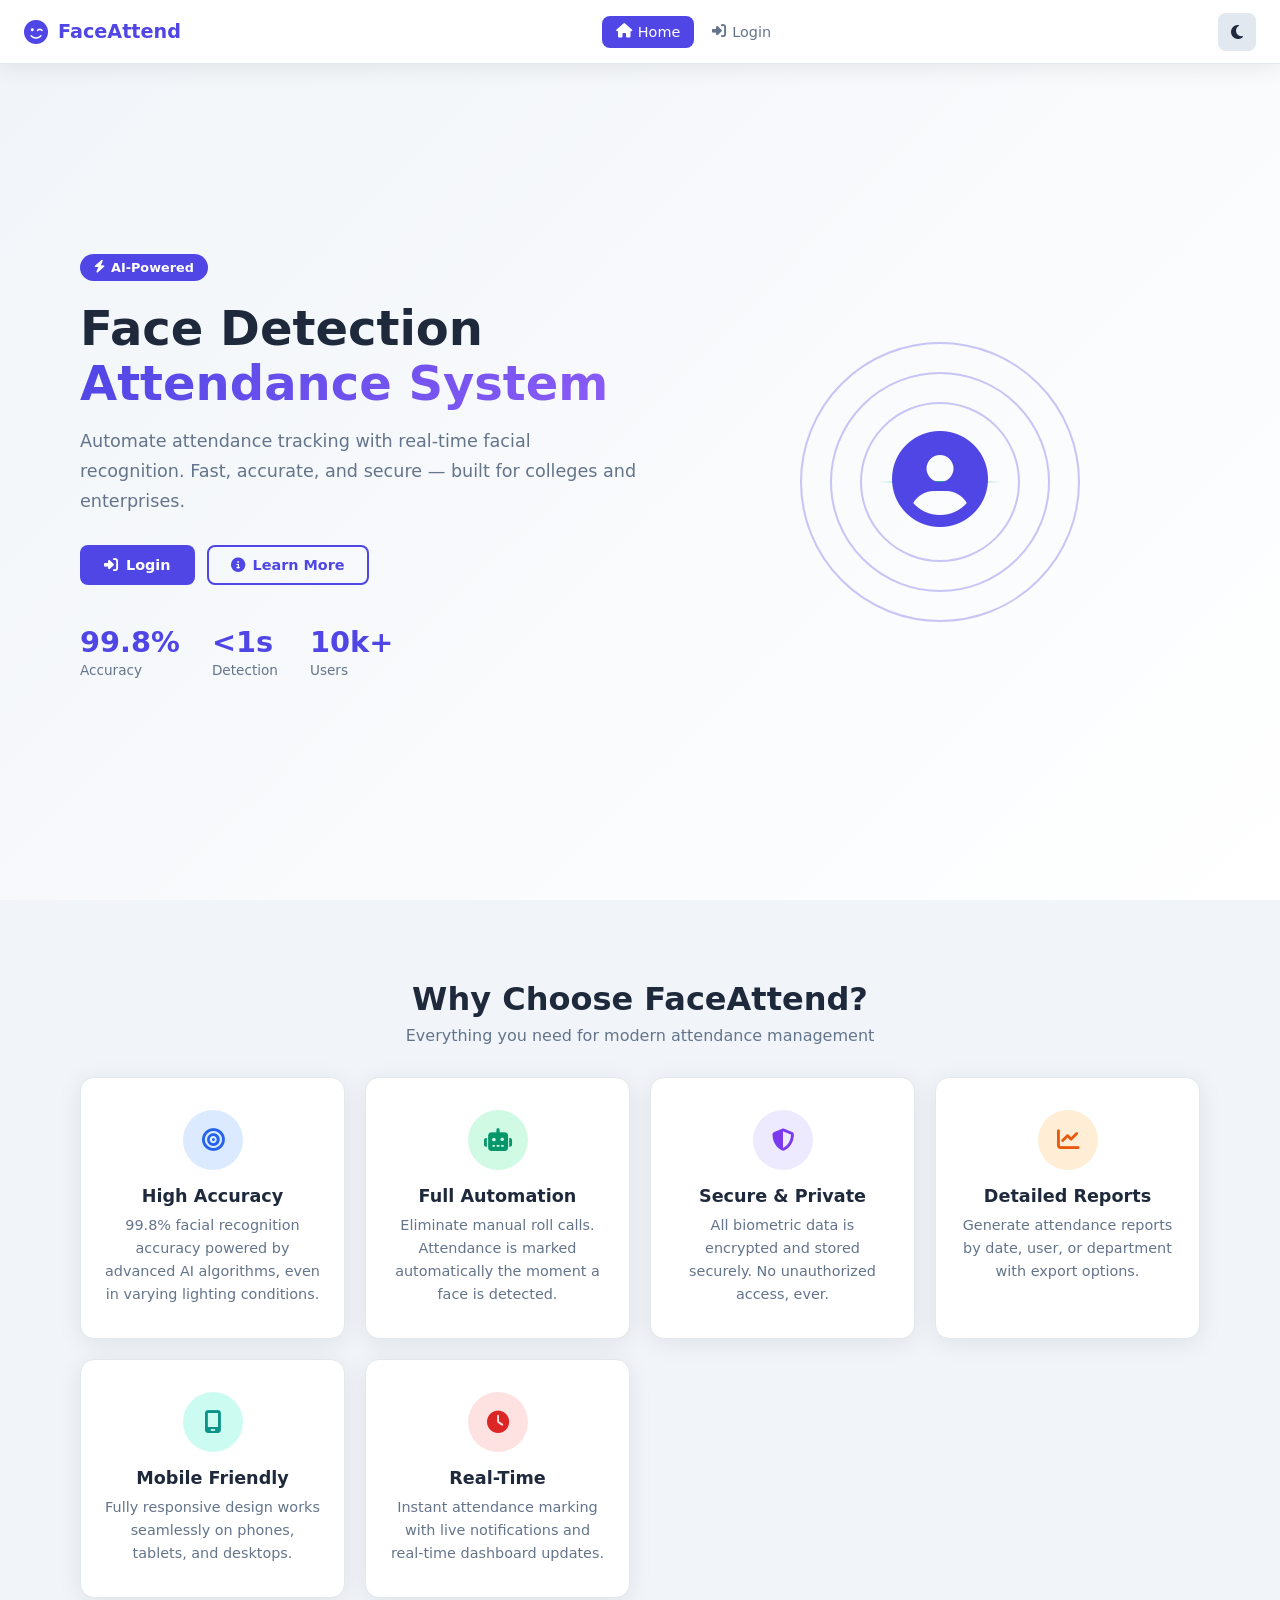
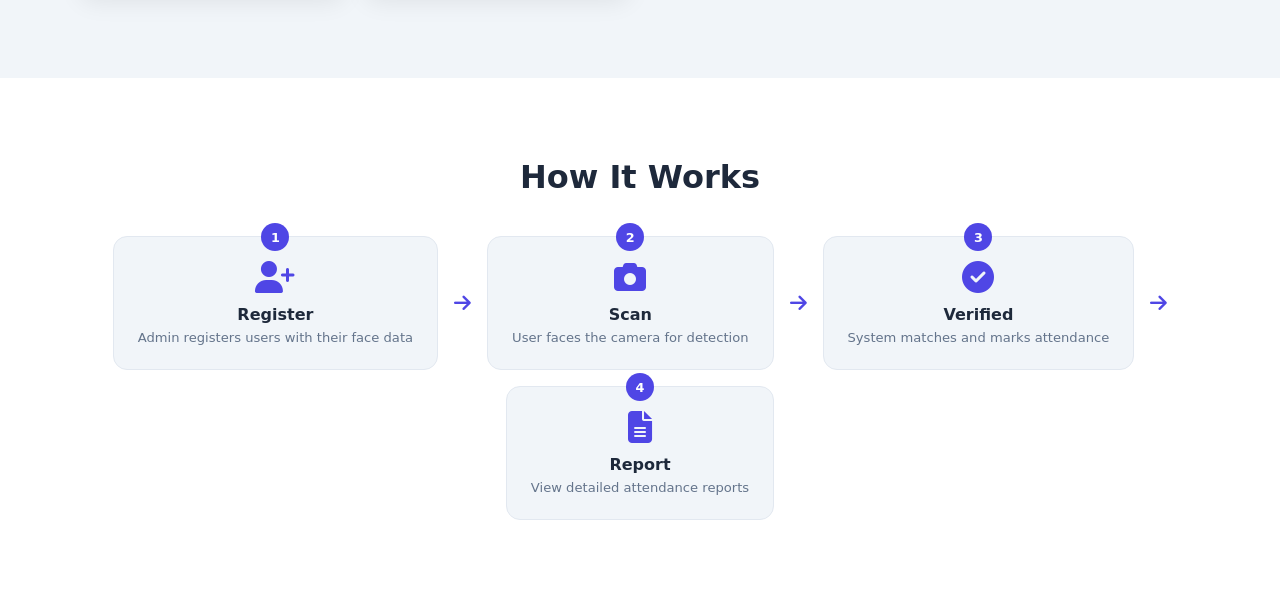
<file: index.html>
<!DOCTYPE html>
<html lang="en" data-theme="light">
<head>
  <meta charset="UTF-8" />
  <meta name="viewport" content="width=device-width, initial-scale=1.0" />
  <title>Face Detection Attendance System</title>
  <link rel="stylesheet" href="style.css" />
  <link rel="stylesheet" href="https://cdnjs.cloudflare.com/ajax/libs/font-awesome/6.5.0/css/all.min.css" />
</head>
<body>

  <!-- ===== NAVBAR ===== -->
  <nav class="navbar" id="navbar">
    <div class="nav-brand">
      <i class="fas fa-face-smile-wink"></i>
      <span>FaceAttend</span>
    </div>
    <ul class="nav-links" id="navLinks">
      <li><a href="#" class="nav-link active" data-page="home"><i class="fas fa-house"></i> Home</a></li>
      <li><a href="#" class="nav-link" data-page="login"><i class="fas fa-right-to-bracket"></i> Login</a></li>
      <li><a href="#" class="nav-link" data-page="admin" id="adminNavLink" style="display:none"><i class="fas fa-user-shield"></i> Admin</a></li>
      <li><a href="#" class="nav-link" data-page="attendance" id="attendanceNavLink" style="display:none"><i class="fas fa-camera"></i> Attendance</a></li>
      <li><a href="#" class="nav-link" data-page="reports" id="reportsNavLink" style="display:none"><i class="fas fa-chart-bar"></i> Reports</a></li>
      <li id="logoutNavItem" style="display:none"><a href="#" id="logoutBtn"><i class="fas fa-right-from-bracket"></i> Logout</a></li>
    </ul>
    <div class="nav-actions">
      <button class="theme-toggle" id="themeToggle" title="Toggle dark mode">
        <i class="fas fa-moon"></i>
      </button>
      <button class="hamburger" id="hamburger"><i class="fas fa-bars"></i></button>
    </div>
  </nav>

  <!-- ===== PAGES ===== -->
  <main id="app">

    <!-- HOME PAGE -->
    <section class="page active" id="page-home">
      <div class="hero">
        <div class="hero-content">
          <span class="badge"><i class="fas fa-bolt"></i> AI-Powered</span>
          <h1>Face Detection<br /><span class="gradient-text">Attendance System</span></h1>
          <p>Automate attendance tracking with real-time facial recognition. Fast, accurate, and secure — built for colleges and enterprises.</p>
          <div class="hero-btns">
            <button class="btn btn-primary" onclick="navigate('login')"><i class="fas fa-right-to-bracket"></i> Login</button>
            <button class="btn btn-outline" onclick="navigate('home'); scrollToFeatures()"><i class="fas fa-circle-info"></i> Learn More</button>
          </div>
          <div class="hero-stats">
            <div class="stat"><span>99.8%</span><p>Accuracy</p></div>
            <div class="stat"><span>&lt;1s</span><p>Detection</p></div>
            <div class="stat"><span>10k+</span><p>Users</p></div>
          </div>
        </div>
        <div class="hero-visual">
          <div class="face-scan-anim">
            <div class="scan-ring r1"></div>
            <div class="scan-ring r2"></div>
            <div class="scan-ring r3"></div>
            <div class="face-icon"><i class="fas fa-user-circle"></i></div>
            <div class="scan-line"></div>
          </div>
        </div>
      </div>

      <!-- Features -->
      <div class="section" id="features">
        <h2 class="section-title">Why Choose FaceAttend?</h2>
        <p class="section-sub">Everything you need for modern attendance management</p>
        <div class="cards-grid">
          <div class="card feature-card">
            <div class="card-icon blue"><i class="fas fa-bullseye"></i></div>
            <h3>High Accuracy</h3>
            <p>99.8% facial recognition accuracy powered by advanced AI algorithms, even in varying lighting conditions.</p>
          </div>
          <div class="card feature-card">
            <div class="card-icon green"><i class="fas fa-robot"></i></div>
            <h3>Full Automation</h3>
            <p>Eliminate manual roll calls. Attendance is marked automatically the moment a face is detected.</p>
          </div>
          <div class="card feature-card">
            <div class="card-icon purple"><i class="fas fa-shield-halved"></i></div>
            <h3>Secure & Private</h3>
            <p>All biometric data is encrypted and stored securely. No unauthorized access, ever.</p>
          </div>
          <div class="card feature-card">
            <div class="card-icon orange"><i class="fas fa-chart-line"></i></div>
            <h3>Detailed Reports</h3>
            <p>Generate attendance reports by date, user, or department with export options.</p>
          </div>
          <div class="card feature-card">
            <div class="card-icon teal"><i class="fas fa-mobile-screen"></i></div>
            <h3>Mobile Friendly</h3>
            <p>Fully responsive design works seamlessly on phones, tablets, and desktops.</p>
          </div>
          <div class="card feature-card">
            <div class="card-icon red"><i class="fas fa-clock"></i></div>
            <h3>Real-Time</h3>
            <p>Instant attendance marking with live notifications and real-time dashboard updates.</p>
          </div>
        </div>
      </div>

      <!-- How it works -->
      <div class="section how-it-works">
        <h2 class="section-title">How It Works</h2>
        <div class="steps">
          <div class="step"><div class="step-num">1</div><i class="fas fa-user-plus"></i><h4>Register</h4><p>Admin registers users with their face data</p></div>
          <div class="step-arrow"><i class="fas fa-arrow-right"></i></div>
          <div class="step"><div class="step-num">2</div><i class="fas fa-camera"></i><h4>Scan</h4><p>User faces the camera for detection</p></div>
          <div class="step-arrow"><i class="fas fa-arrow-right"></i></div>
          <div class="step"><div class="step-num">3</div><i class="fas fa-check-circle"></i><h4>Verified</h4><p>System matches and marks attendance</p></div>
          <div class="step-arrow"><i class="fas fa-arrow-right"></i></div>
          <div class="step"><div class="step-num">4</div><i class="fas fa-file-alt"></i><h4>Report</h4><p>View detailed attendance reports</p></div>
        </div>
      </div>
    </section>

    <!-- LOGIN PAGE -->
    <section class="page" id="page-login">
      <div class="auth-container">
        <div class="auth-card">
          <div class="auth-header">
            <i class="fas fa-face-smile-wink auth-logo"></i>
            <h2>Welcome Back</h2>
            <p>Sign in to your account</p>
          </div>
          <div class="tab-group">
            <button class="tab active" data-tab="user">User Login</button>
            <button class="tab" data-tab="admin">Admin Login</button>
          </div>
          <form id="loginForm" novalidate>
            <div class="form-group">
              <label><i class="fas fa-envelope"></i> Email / Username</label>
              <input type="text" id="loginEmail" placeholder="Enter your email or username" />
              <span class="field-error" id="emailError"></span>
            </div>
            <div class="form-group">
              <label><i class="fas fa-lock"></i> Password</label>
              <div class="input-wrap">
                <input type="password" id="loginPassword" placeholder="Enter your password" />
                <button type="button" class="toggle-pw" id="togglePw"><i class="fas fa-eye"></i></button>
              </div>
              <span class="field-error" id="pwError"></span>
            </div>
            <div class="form-row">
              <label class="checkbox-label"><input type="checkbox" /> Remember me</label>
              <a href="#" class="link">Forgot password?</a>
            </div>
            <button type="submit" class="btn btn-primary full-width" id="loginSubmitBtn">
              <i class="fas fa-right-to-bracket"></i> Sign In
            </button>
            <div class="form-hint">
              <span id="loginHint">Demo: user@demo.com / password123</span>
            </div>
          </form>
        </div>
      </div>
    </section>

    <!-- USER DASHBOARD -->
    <section class="page" id="page-dashboard">
      <div class="dashboard-layout">
        <aside class="sidebar" id="userSidebar">
          <div class="sidebar-user">
            <div class="avatar"><i class="fas fa-user-circle"></i></div>
            <div>
              <p class="sidebar-name" id="sidebarName">John Doe</p>
              <span class="role-badge user">Student</span>
            </div>
          </div>
          <nav class="sidebar-nav">
            <a href="#" class="sidebar-link active" onclick="showDashTab('overview')"><i class="fas fa-gauge"></i> Overview</a>
            <a href="#" class="sidebar-link" onclick="navigate('attendance')"><i class="fas fa-camera"></i> Mark Attendance</a>
            <a href="#" class="sidebar-link" onclick="navigate('reports')"><i class="fas fa-chart-bar"></i> My Reports</a>
            <a href="#" class="sidebar-link" onclick="navigate('login')"><i class="fas fa-right-from-bracket"></i> Logout</a>
          </nav>
        </aside>
        <div class="dashboard-main">
          <div class="dash-header">
            <div>
              <h2>Welcome back, <span id="dashWelcomeName">John</span> 👋</h2>
              <p class="dash-date" id="dashDate"></p>
            </div>
            <button class="btn btn-primary" onclick="navigate('attendance')"><i class="fas fa-camera"></i> Mark Attendance</button>
          </div>
          <div class="cards-grid mini">
            <div class="card stat-card">
              <div class="stat-icon blue"><i class="fas fa-calendar-check"></i></div>
              <div><p>Present Days</p><h3 id="userPresent">18</h3></div>
            </div>
            <div class="card stat-card">
              <div class="stat-icon red"><i class="fas fa-calendar-xmark"></i></div>
              <div><p>Absent Days</p><h3 id="userAbsent">3</h3></div>
            </div>
            <div class="card stat-card">
              <div class="stat-icon green"><i class="fas fa-percent"></i></div>
              <div><p>Attendance %</p><h3 id="userPercent">85.7%</h3></div>
            </div>
          </div>
          <div class="card recent-card">
            <h3><i class="fas fa-clock-rotate-left"></i> Recent Attendance</h3>
            <table class="data-table">
              <thead><tr><th>Date</th><th>Time</th><th>Status</th></tr></thead>
              <tbody id="userRecentTable"></tbody>
            </table>
          </div>
        </div>
      </div>
    </section>

    <!-- ADMIN DASHBOARD -->
    <section class="page" id="page-admin">
      <div class="dashboard-layout">
        <aside class="sidebar">
          <div class="sidebar-user">
            <div class="avatar admin-av"><i class="fas fa-user-shield"></i></div>
            <div>
              <p class="sidebar-name">Admin</p>
              <span class="role-badge admin">Administrator</span>
            </div>
          </div>
          <nav class="sidebar-nav">
            <a href="#" class="sidebar-link active" onclick="showAdminTab('overview')"><i class="fas fa-gauge"></i> Overview</a>
            <a href="#" class="sidebar-link" onclick="navigate('manage-users')"><i class="fas fa-users-gear"></i> Manage Users</a>
            <a href="#" class="sidebar-link" onclick="navigate('reports')"><i class="fas fa-chart-bar"></i> Reports</a>
            <a href="#" class="sidebar-link" onclick="navigate('login')"><i class="fas fa-right-from-bracket"></i> Logout</a>
          </nav>
        </aside>
        <div class="dashboard-main">
          <div class="dash-header">
            <div>
              <h2>Admin Dashboard</h2>
              <p class="dash-date" id="adminDashDate"></p>
            </div>
            <button class="btn btn-primary" onclick="navigate('manage-users')"><i class="fas fa-user-plus"></i> Add User</button>
          </div>
          <div class="cards-grid mini">
            <div class="card stat-card">
              <div class="stat-icon blue"><i class="fas fa-users"></i></div>
              <div><p>Total Users</p><h3>42</h3></div>
            </div>
            <div class="card stat-card">
              <div class="stat-icon green"><i class="fas fa-user-check"></i></div>
              <div><p>Present Today</p><h3>35</h3></div>
            </div>
            <div class="card stat-card">
              <div class="stat-icon red"><i class="fas fa-user-xmark"></i></div>
              <div><p>Absent Today</p><h3>7</h3></div>
            </div>
            <div class="card stat-card">
              <div class="stat-icon purple"><i class="fas fa-percent"></i></div>
              <div><p>Avg Attendance</p><h3>83.3%</h3></div>
            </div>
          </div>
          <div class="card">
            <h3><i class="fas fa-table"></i> Today's Summary</h3>
            <table class="data-table">
              <thead><tr><th>Name</th><th>ID</th><th>Time In</th><th>Status</th></tr></thead>
              <tbody id="adminSummaryTable"></tbody>
            </table>
          </div>
        </div>
      </div>
    </section>

    <!-- FACE DETECTION PAGE -->
    <section class="page" id="page-attendance">
      <div class="fd-container">
        <div class="fd-header">
          <h2><i class="fas fa-camera"></i> Mark Attendance</h2>
          <p>Position your face in the frame and click Capture</p>
        </div>
        <div class="fd-layout">
          <div class="camera-box" id="cameraBox">
            <div class="camera-placeholder" id="cameraPlaceholder">
              <i class="fas fa-camera-slash"></i>
              <p>Camera is off</p>
            </div>
            <video id="videoFeed" autoplay playsinline style="display:none"></video>
            <canvas id="snapCanvas" style="display:none"></canvas>
            <div class="scan-overlay" id="scanOverlay" style="display:none">
              <div class="face-frame">
                <span class="corner tl"></span><span class="corner tr"></span>
                <span class="corner bl"></span><span class="corner br"></span>
              </div>
              <div class="scan-beam" id="scanBeam"></div>
            </div>
            <div class="detection-badge" id="detectionBadge" style="display:none">
              <i class="fas fa-check-circle"></i> Face Detected
            </div>
          </div>
          <div class="fd-controls">
            <div class="card fd-info-card">
              <h3><i class="fas fa-circle-info"></i> Instructions</h3>
              <ul>
                <li><i class="fas fa-check"></i> Ensure good lighting</li>
                <li><i class="fas fa-check"></i> Face the camera directly</li>
                <li><i class="fas fa-check"></i> Remove glasses if needed</li>
                <li><i class="fas fa-check"></i> Stay still during capture</li>
              </ul>
            </div>
            <div class="fd-btn-group">
              <button class="btn btn-primary" id="startCameraBtn" onclick="startCamera()">
                <i class="fas fa-video"></i> Start Camera
              </button>
              <button class="btn btn-success" id="captureBtn" onclick="captureAttendance()" disabled>
                <i class="fas fa-camera"></i> Capture & Mark Attendance
              </button>
              <button class="btn btn-outline" id="stopCameraBtn" onclick="stopCamera()" style="display:none">
                <i class="fas fa-video-slash"></i> Stop Camera
              </button>
            </div>
            <div class="fd-status" id="fdStatus"></div>
          </div>
        </div>
      </div>
    </section>

    <!-- REPORTS PAGE -->
    <section class="page" id="page-reports">
      <div class="page-container">
        <div class="page-header">
          <h2><i class="fas fa-chart-bar"></i> Attendance Reports</h2>
          <button class="btn btn-outline" onclick="exportReport()"><i class="fas fa-download"></i> Export CSV</button>
        </div>
        <div class="card filter-card">
          <div class="filter-row">
            <div class="form-group">
              <label><i class="fas fa-calendar"></i> Filter by Date</label>
              <input type="date" id="filterDate" />
            </div>
            <div class="form-group">
              <label><i class="fas fa-user"></i> Filter by User</label>
              <select id="filterUser">
                <option value="">All Users</option>
                <option>Alice Johnson</option>
                <option>Bob Smith</option>
                <option>Carol White</option>
                <option>David Brown</option>
                <option>Eve Davis</option>
              </select>
            </div>
            <div class="form-group">
              <label><i class="fas fa-filter"></i> Status</label>
              <select id="filterStatus">
                <option value="">All</option>
                <option>Present</option>
                <option>Absent</option>
                <option>Late</option>
              </select>
            </div>
            <button class="btn btn-primary filter-btn" onclick="applyFilter()"><i class="fas fa-search"></i> Search</button>
          </div>
        </div>
        <div class="card">
          <table class="data-table" id="reportsTable">
            <thead>
              <tr><th>Name</th><th>ID</th><th>Date</th><th>Time</th><th>Status</th></tr>
            </thead>
            <tbody id="reportsBody"></tbody>
          </table>
          <div class="table-footer">
            <span id="reportCount"></span>
          </div>
        </div>
      </div>
    </section>

    <!-- MANAGE USERS PAGE -->
    <section class="page" id="page-manage-users">
      <div class="page-container">
        <div class="page-header">
          <h2><i class="fas fa-users-gear"></i> Manage Users</h2>
        </div>
        <div class="manage-layout">
          <div class="card form-card">
            <h3 id="userFormTitle"><i class="fas fa-user-plus"></i> Add New User</h3>
            <form id="userForm" novalidate>
              <input type="hidden" id="editUserId" />
              <div class="form-group">
                <label>Full Name</label>
                <input type="text" id="uName" placeholder="Enter full name" />
                <span class="field-error" id="uNameErr"></span>
              </div>
              <div class="form-group">
                <label>User ID</label>
                <input type="text" id="uId" placeholder="e.g. STU001" />
                <span class="field-error" id="uIdErr"></span>
              </div>
              <div class="form-group">
                <label>Email</label>
                <input type="email" id="uEmail" placeholder="user@example.com" />
                <span class="field-error" id="uEmailErr"></span>
              </div>
              <div class="form-group">
                <label>Role</label>
                <select id="uRole">
                  <option value="student">Student</option>
                  <option value="staff">Staff</option>
                </select>
              </div>
              <div class="form-row">
                <button type="submit" class="btn btn-primary" id="userFormBtn"><i class="fas fa-plus"></i> Add User</button>
                <button type="button" class="btn btn-outline" onclick="resetUserForm()"><i class="fas fa-rotate-left"></i> Reset</button>
              </div>
            </form>
          </div>
          <div class="card users-table-card">
            <div class="table-toolbar">
              <h3><i class="fas fa-list"></i> User List</h3>
              <input type="text" id="userSearch" placeholder="Search users..." oninput="renderUsersTable()" />
            </div>
            <table class="data-table">
              <thead><tr><th>Name</th><th>ID</th><th>Email</th><th>Role</th><th>Actions</th></tr></thead>
              <tbody id="usersTableBody"></tbody>
            </table>
          </div>
        </div>
      </div>
    </section>

  </main>

  <!-- Toast notification -->
  <div class="toast" id="toast"></div>

  <script src="script.js"></script>
</body>
</html>
</file>
<file: style.css>
/* ===== CSS VARIABLES & RESET ===== */
:root {
  --primary: #4f46e5;
  --primary-dark: #3730a3;
  --primary-light: #818cf8;
  --success: #10b981;
  --danger: #ef4444;
  --warning: #f59e0b;
  --purple: #8b5cf6;
  --teal: #14b8a6;
  --orange: #f97316;

  --bg: #f1f5f9;
  --bg2: #ffffff;
  --bg3: #e2e8f0;
  --text: #1e293b;
  --text2: #64748b;
  --border: #e2e8f0;
  --shadow: 0 4px 24px rgba(0,0,0,0.08);
  --shadow-lg: 0 8px 40px rgba(0,0,0,0.12);
  --radius: 14px;
  --radius-sm: 8px;
  --nav-h: 64px;
  --sidebar-w: 240px;
  --transition: 0.25s ease;
}

[data-theme="dark"] {
  --bg: #0f172a;
  --bg2: #1e293b;
  --bg3: #334155;
  --text: #f1f5f9;
  --text2: #94a3b8;
  --border: #334155;
  --shadow: 0 4px 24px rgba(0,0,0,0.4);
  --shadow-lg: 0 8px 40px rgba(0,0,0,0.5);
}

*, *::before, *::after { box-sizing: border-box; margin: 0; padding: 0; }
html { scroll-behavior: smooth; }
body {
  font-family: 'Segoe UI', system-ui, sans-serif;
  background: var(--bg);
  color: var(--text);
  transition: background var(--transition), color var(--transition);
  min-height: 100vh;
}
a { text-decoration: none; color: inherit; }
ul { list-style: none; }
button { cursor: pointer; font-family: inherit; }
input, select, textarea { font-family: inherit; }

/* ===== NAVBAR ===== */
.navbar {
  position: fixed; top: 0; left: 0; right: 0; z-index: 1000;
  height: var(--nav-h);
  background: var(--bg2);
  border-bottom: 1px solid var(--border);
  display: flex; align-items: center; justify-content: space-between;
  padding: 0 24px;
  box-shadow: var(--shadow);
  transition: background var(--transition);
}
.nav-brand {
  display: flex; align-items: center; gap: 10px;
  font-size: 1.2rem; font-weight: 700; color: var(--primary);
}
.nav-brand i { font-size: 1.5rem; }
.nav-links {
  display: flex; align-items: center; gap: 4px;
}
.nav-links a {
  padding: 8px 14px; border-radius: var(--radius-sm);
  font-size: 0.9rem; font-weight: 500; color: var(--text2);
  display: flex; align-items: center; gap: 6px;
  transition: all var(--transition);
}
.nav-links a:hover, .nav-links a.active {
  background: var(--primary); color: #fff;
}
.nav-actions { display: flex; align-items: center; gap: 8px; }
.theme-toggle, .hamburger {
  background: var(--bg3); border: none; color: var(--text);
  width: 38px; height: 38px; border-radius: var(--radius-sm);
  font-size: 1rem; display: flex; align-items: center; justify-content: center;
  transition: all var(--transition);
}
.theme-toggle:hover, .hamburger:hover { background: var(--primary); color: #fff; }
.hamburger { display: none; }

/* ===== PAGES ===== */
#app { padding-top: var(--nav-h); min-height: 100vh; }
.page { display: none; }
.page.active { display: block; }

/* ===== BUTTONS ===== */
.btn {
  display: inline-flex; align-items: center; gap: 8px;
  padding: 10px 22px; border-radius: var(--radius-sm);
  font-size: 0.9rem; font-weight: 600; border: 2px solid transparent;
  transition: all var(--transition); white-space: nowrap;
}
.btn-primary { background: var(--primary); color: #fff; }
.btn-primary:hover { background: var(--primary-dark); transform: translateY(-1px); box-shadow: 0 4px 16px rgba(79,70,229,0.4); }
.btn-outline { background: transparent; border-color: var(--primary); color: var(--primary); }
.btn-outline:hover { background: var(--primary); color: #fff; }
.btn-success { background: var(--success); color: #fff; }
.btn-success:hover { background: #059669; transform: translateY(-1px); }
.btn-danger { background: var(--danger); color: #fff; padding: 6px 12px; font-size: 0.8rem; }
.btn-edit { background: var(--warning); color: #fff; padding: 6px 12px; font-size: 0.8rem; }
.btn:disabled { opacity: 0.5; cursor: not-allowed; transform: none !important; }
.full-width { width: 100%; justify-content: center; }

/* ===== CARDS ===== */
.card {
  background: var(--bg2); border-radius: var(--radius);
  padding: 24px; box-shadow: var(--shadow);
  border: 1px solid var(--border);
  transition: background var(--transition), box-shadow var(--transition);
}
.card:hover { box-shadow: var(--shadow-lg); }
.cards-grid {
  display: grid; grid-template-columns: repeat(auto-fit, minmax(260px, 1fr));
  gap: 20px; margin-top: 32px;
}
.cards-grid.mini { grid-template-columns: repeat(auto-fit, minmax(180px, 1fr)); }

/* Feature cards */
.feature-card { text-align: center; padding: 32px 24px; }
.feature-card h3 { margin: 16px 0 8px; font-size: 1.1rem; }
.feature-card p { color: var(--text2); font-size: 0.9rem; line-height: 1.6; }
.card-icon {
  width: 60px; height: 60px; border-radius: 50%;
  display: flex; align-items: center; justify-content: center;
  font-size: 1.4rem; margin: 0 auto;
}
.card-icon.blue { background: #dbeafe; color: #2563eb; }
.card-icon.green { background: #d1fae5; color: #059669; }
.card-icon.purple { background: #ede9fe; color: #7c3aed; }
.card-icon.orange { background: #ffedd5; color: #ea580c; }
.card-icon.teal { background: #ccfbf1; color: #0d9488; }
.card-icon.red { background: #fee2e2; color: #dc2626; }
[data-theme="dark"] .card-icon.blue { background: #1e3a5f; color: #60a5fa; }
[data-theme="dark"] .card-icon.green { background: #064e3b; color: #34d399; }
[data-theme="dark"] .card-icon.purple { background: #2e1065; color: #a78bfa; }
[data-theme="dark"] .card-icon.orange { background: #431407; color: #fb923c; }
[data-theme="dark"] .card-icon.teal { background: #042f2e; color: #2dd4bf; }
[data-theme="dark"] .card-icon.red { background: #450a0a; color: #f87171; }

/* Stat cards */
.stat-card { display: flex; align-items: center; gap: 16px; }
.stat-icon {
  width: 52px; height: 52px; border-radius: var(--radius-sm);
  display: flex; align-items: center; justify-content: center; font-size: 1.3rem; flex-shrink: 0;
}
.stat-icon.blue { background: #dbeafe; color: #2563eb; }
.stat-icon.green { background: #d1fae5; color: #059669; }
.stat-icon.red { background: #fee2e2; color: #dc2626; }
.stat-icon.purple { background: #ede9fe; color: #7c3aed; }
[data-theme="dark"] .stat-icon.blue { background: #1e3a5f; color: #60a5fa; }
[data-theme="dark"] .stat-icon.green { background: #064e3b; color: #34d399; }
[data-theme="dark"] .stat-icon.red { background: #450a0a; color: #f87171; }
[data-theme="dark"] .stat-icon.purple { background: #2e1065; color: #a78bfa; }
.stat-card p { color: var(--text2); font-size: 0.85rem; margin-bottom: 2px; }
.stat-card h3 { font-size: 1.6rem; font-weight: 700; }

/* ===== HOME PAGE ===== */
.hero {
  min-height: calc(100vh - var(--nav-h));
  display: flex; align-items: center; justify-content: space-between;
  padding: 60px 80px; gap: 40px;
  background: linear-gradient(135deg, var(--bg) 0%, var(--bg2) 100%);
}
.hero-content { max-width: 560px; }
.badge {
  display: inline-flex; align-items: center; gap: 6px;
  background: var(--primary); color: #fff;
  padding: 6px 14px; border-radius: 20px; font-size: 0.8rem; font-weight: 600;
  margin-bottom: 20px;
}
.hero-content h1 { font-size: 3rem; font-weight: 800; line-height: 1.15; margin-bottom: 16px; }
.gradient-text {
  background: linear-gradient(135deg, var(--primary), var(--purple));
  -webkit-background-clip: text; -webkit-text-fill-color: transparent; background-clip: text;
}
.hero-content p { color: var(--text2); font-size: 1.1rem; line-height: 1.7; margin-bottom: 28px; }
.hero-btns { display: flex; gap: 12px; flex-wrap: wrap; margin-bottom: 40px; }
.hero-stats { display: flex; gap: 32px; }
.hero-stats .stat span { font-size: 1.8rem; font-weight: 800; color: var(--primary); }
.hero-stats .stat p { color: var(--text2); font-size: 0.85rem; }

/* Face scan animation */
.hero-visual { display: flex; align-items: center; justify-content: center; flex: 1; }
.face-scan-anim {
  position: relative; width: 280px; height: 280px;
  display: flex; align-items: center; justify-content: center;
}
.scan-ring {
  position: absolute; border-radius: 50%;
  border: 2px solid var(--primary); opacity: 0.3;
  animation: pulse-ring 2.5s ease-out infinite;
}
.r1 { width: 280px; height: 280px; animation-delay: 0s; }
.r2 { width: 220px; height: 220px; animation-delay: 0.5s; }
.r3 { width: 160px; height: 160px; animation-delay: 1s; }
@keyframes pulse-ring {
  0% { transform: scale(0.8); opacity: 0.5; }
  100% { transform: scale(1.1); opacity: 0; }
}
.face-icon { font-size: 6rem; color: var(--primary); z-index: 1; animation: float 3s ease-in-out infinite; }
@keyframes float { 0%,100% { transform: translateY(0); } 50% { transform: translateY(-12px); } }
.scan-line {
  position: absolute; width: 120px; height: 2px;
  background: linear-gradient(90deg, transparent, var(--success), transparent);
  animation: scan 2s linear infinite;
}
@keyframes scan { 0% { top: 30%; } 100% { top: 70%; } }

/* Sections */
.section { padding: 80px; }
.section-title { font-size: 2rem; font-weight: 700; text-align: center; margin-bottom: 8px; }
.section-sub { text-align: center; color: var(--text2); margin-bottom: 0; }

/* How it works */
.how-it-works { background: var(--bg2); }
.steps {
  display: flex; align-items: center; justify-content: center;
  gap: 16px; margin-top: 40px; flex-wrap: wrap;
}
.step {
  text-align: center; padding: 24px; background: var(--bg);
  border-radius: var(--radius); min-width: 140px; position: relative;
  border: 1px solid var(--border);
}
.step-num {
  position: absolute; top: -14px; left: 50%; transform: translateX(-50%);
  background: var(--primary); color: #fff;
  width: 28px; height: 28px; border-radius: 50%;
  display: flex; align-items: center; justify-content: center;
  font-size: 0.8rem; font-weight: 700;
}
.step i { font-size: 2rem; color: var(--primary); margin-bottom: 12px; }
.step h4 { font-size: 1rem; margin-bottom: 6px; }
.step p { color: var(--text2); font-size: 0.82rem; }
.step-arrow { color: var(--primary); font-size: 1.2rem; }

/* ===== AUTH / LOGIN ===== */
.auth-container {
  min-height: calc(100vh - var(--nav-h));
  display: flex; align-items: center; justify-content: center;
  padding: 40px 20px;
  background: linear-gradient(135deg, var(--bg) 0%, var(--bg2) 100%);
}
.auth-card {
  background: var(--bg2); border-radius: var(--radius);
  padding: 40px; width: 100%; max-width: 440px;
  box-shadow: var(--shadow-lg); border: 1px solid var(--border);
}
.auth-header { text-align: center; margin-bottom: 28px; }
.auth-logo { font-size: 3rem; color: var(--primary); }
.auth-header h2 { font-size: 1.6rem; margin: 12px 0 4px; }
.auth-header p { color: var(--text2); font-size: 0.9rem; }

.tab-group {
  display: flex; background: var(--bg3); border-radius: var(--radius-sm);
  padding: 4px; margin-bottom: 24px;
}
.tab {
  flex: 1; padding: 9px; border: none; background: transparent;
  border-radius: 6px; font-size: 0.9rem; font-weight: 500; color: var(--text2);
  transition: all var(--transition);
}
.tab.active { background: var(--bg2); color: var(--primary); box-shadow: var(--shadow); font-weight: 600; }

.form-group { margin-bottom: 18px; }
.form-group label {
  display: flex; align-items: center; gap: 6px;
  font-size: 0.85rem; font-weight: 600; color: var(--text2); margin-bottom: 6px;
}
.form-group input, .form-group select {
  width: 100%; padding: 11px 14px; border-radius: var(--radius-sm);
  border: 1.5px solid var(--border); background: var(--bg);
  color: var(--text); font-size: 0.9rem;
  transition: border-color var(--transition), box-shadow var(--transition);
}
.form-group input:focus, .form-group select:focus {
  outline: none; border-color: var(--primary);
  box-shadow: 0 0 0 3px rgba(79,70,229,0.15);
}
.form-group input.error { border-color: var(--danger); }
.field-error { color: var(--danger); font-size: 0.78rem; margin-top: 4px; display: block; }
.input-wrap { position: relative; }
.input-wrap input { padding-right: 44px; }
.toggle-pw {
  position: absolute; right: 12px; top: 50%; transform: translateY(-50%);
  background: none; border: none; color: var(--text2); font-size: 0.9rem;
}
.form-row {
  display: flex; align-items: center; justify-content: space-between;
  margin-bottom: 20px; gap: 12px; flex-wrap: wrap;
}
.checkbox-label { display: flex; align-items: center; gap: 6px; font-size: 0.85rem; cursor: pointer; }
.link { color: var(--primary); font-size: 0.85rem; }
.link:hover { text-decoration: underline; }
.form-hint { text-align: center; margin-top: 14px; color: var(--text2); font-size: 0.82rem; }

/* ===== DASHBOARD LAYOUT ===== */
.dashboard-layout {
  display: flex; min-height: calc(100vh - var(--nav-h));
}
.sidebar {
  width: var(--sidebar-w); background: var(--bg2);
  border-right: 1px solid var(--border);
  padding: 24px 16px; flex-shrink: 0;
  transition: background var(--transition);
}
.sidebar-user {
  display: flex; align-items: center; gap: 12px;
  padding: 16px; background: var(--bg3); border-radius: var(--radius-sm);
  margin-bottom: 24px;
}
.avatar { font-size: 2.2rem; color: var(--primary); }
.admin-av { color: var(--purple); }
.sidebar-name { font-weight: 600; font-size: 0.9rem; }
.role-badge {
  font-size: 0.72rem; padding: 2px 8px; border-radius: 10px; font-weight: 600;
}
.role-badge.user { background: #dbeafe; color: #2563eb; }
.role-badge.admin { background: #ede9fe; color: #7c3aed; }
[data-theme="dark"] .role-badge.user { background: #1e3a5f; color: #60a5fa; }
[data-theme="dark"] .role-badge.admin { background: #2e1065; color: #a78bfa; }
.sidebar-nav { display: flex; flex-direction: column; gap: 4px; }
.sidebar-link {
  display: flex; align-items: center; gap: 10px;
  padding: 10px 14px; border-radius: var(--radius-sm);
  font-size: 0.9rem; color: var(--text2); font-weight: 500;
  transition: all var(--transition);
}
.sidebar-link:hover, .sidebar-link.active { background: var(--primary); color: #fff; }
.dashboard-main { flex: 1; padding: 32px; overflow-y: auto; }
.dash-header {
  display: flex; align-items: center; justify-content: space-between;
  margin-bottom: 28px; flex-wrap: wrap; gap: 16px;
}
.dash-header h2 { font-size: 1.5rem; font-weight: 700; }
.dash-date { color: var(--text2); font-size: 0.9rem; margin-top: 4px; }
.recent-card h3 { margin-bottom: 16px; display: flex; align-items: center; gap: 8px; }

/* ===== TABLES ===== */
.data-table { width: 100%; border-collapse: collapse; font-size: 0.88rem; }
.data-table th {
  background: var(--bg3); padding: 12px 14px;
  text-align: left; font-weight: 600; color: var(--text2);
  font-size: 0.8rem; text-transform: uppercase; letter-spacing: 0.5px;
}
.data-table td { padding: 12px 14px; border-bottom: 1px solid var(--border); }
.data-table tr:last-child td { border-bottom: none; }
.data-table tr:hover td { background: var(--bg3); }
.status-badge {
  padding: 3px 10px; border-radius: 12px; font-size: 0.78rem; font-weight: 600;
}
.status-present { background: #d1fae5; color: #059669; }
.status-absent { background: #fee2e2; color: #dc2626; }
.status-late { background: #fef3c7; color: #d97706; }
[data-theme="dark"] .status-present { background: #064e3b; color: #34d399; }
[data-theme="dark"] .status-absent { background: #450a0a; color: #f87171; }
[data-theme="dark"] .status-late { background: #451a03; color: #fbbf24; }
.table-footer { padding: 12px 0 0; color: var(--text2); font-size: 0.85rem; }

/* ===== FACE DETECTION PAGE ===== */
.fd-container { max-width: 1100px; margin: 0 auto; padding: 40px 24px; }
.fd-header { text-align: center; margin-bottom: 32px; }
.fd-header h2 { font-size: 1.8rem; font-weight: 700; display: flex; align-items: center; justify-content: center; gap: 10px; }
.fd-header p { color: var(--text2); margin-top: 6px; }
.fd-layout { display: grid; grid-template-columns: 1fr 340px; gap: 28px; align-items: start; }
.camera-box {
  position: relative; background: #000; border-radius: var(--radius);
  overflow: hidden; aspect-ratio: 4/3;
  box-shadow: var(--shadow-lg); border: 2px solid var(--border);
}
.camera-placeholder {
  position: absolute; inset: 0;
  display: flex; flex-direction: column; align-items: center; justify-content: center;
  color: #555; gap: 12px;
}
.camera-placeholder i { font-size: 4rem; }
.camera-placeholder p { font-size: 1rem; }
#videoFeed { width: 100%; height: 100%; object-fit: cover; }
.scan-overlay { position: absolute; inset: 0; pointer-events: none; }
.face-frame {
  position: absolute; top: 50%; left: 50%; transform: translate(-50%, -50%);
  width: 200px; height: 220px;
}
.corner {
  position: absolute; width: 24px; height: 24px;
  border-color: var(--success); border-style: solid;
}
.corner.tl { top: 0; left: 0; border-width: 3px 0 0 3px; }
.corner.tr { top: 0; right: 0; border-width: 3px 3px 0 0; }
.corner.bl { bottom: 0; left: 0; border-width: 0 0 3px 3px; }
.corner.br { bottom: 0; right: 0; border-width: 0 3px 3px 0; }
.scan-beam {
  position: absolute; left: 0; right: 0; height: 2px;
  background: linear-gradient(90deg, transparent, var(--success), transparent);
  animation: beam 2s linear infinite;
}
@keyframes beam { 0% { top: 10%; } 100% { top: 90%; } }
.detection-badge {
  position: absolute; bottom: 16px; left: 50%; transform: translateX(-50%);
  background: var(--success); color: #fff;
  padding: 8px 20px; border-radius: 20px; font-size: 0.9rem; font-weight: 600;
  display: flex; align-items: center; gap: 6px;
  animation: fadeInUp 0.4s ease;
}
@keyframes fadeInUp { from { opacity: 0; transform: translateX(-50%) translateY(10px); } to { opacity: 1; transform: translateX(-50%) translateY(0); } }
.fd-controls { display: flex; flex-direction: column; gap: 20px; }
.fd-info-card h3 { margin-bottom: 14px; font-size: 1rem; display: flex; align-items: center; gap: 8px; }
.fd-info-card ul { display: flex; flex-direction: column; gap: 8px; }
.fd-info-card li { display: flex; align-items: center; gap: 8px; font-size: 0.88rem; color: var(--text2); }
.fd-info-card li i { color: var(--success); }
.fd-btn-group { display: flex; flex-direction: column; gap: 10px; }
.fd-status {
  padding: 14px; border-radius: var(--radius-sm); font-size: 0.9rem;
  font-weight: 600; text-align: center; display: none;
}
.fd-status.success { background: #d1fae5; color: #059669; display: block; }
.fd-status.error { background: #fee2e2; color: #dc2626; display: block; }
.fd-status.loading { background: #dbeafe; color: #2563eb; display: block; }
[data-theme="dark"] .fd-status.success { background: #064e3b; }
[data-theme="dark"] .fd-status.error { background: #450a0a; }
[data-theme="dark"] .fd-status.loading { background: #1e3a5f; }

/* ===== REPORTS PAGE ===== */
.page-container { max-width: 1100px; margin: 0 auto; padding: 40px 24px; }
.page-header {
  display: flex; align-items: center; justify-content: space-between;
  margin-bottom: 24px; flex-wrap: wrap; gap: 12px;
}
.page-header h2 { font-size: 1.6rem; font-weight: 700; display: flex; align-items: center; gap: 10px; }
.filter-card { margin-bottom: 20px; }
.filter-row {
  display: flex; gap: 16px; align-items: flex-end; flex-wrap: wrap;
}
.filter-row .form-group { flex: 1; min-width: 160px; margin-bottom: 0; }
.filter-btn { align-self: flex-end; height: 42px; }

/* ===== MANAGE USERS PAGE ===== */
.manage-layout { display: grid; grid-template-columns: 360px 1fr; gap: 24px; align-items: start; }
.form-card h3 { margin-bottom: 20px; font-size: 1rem; display: flex; align-items: center; gap: 8px; }
.users-table-card { overflow-x: auto; }
.table-toolbar {
  display: flex; align-items: center; justify-content: space-between;
  margin-bottom: 16px; gap: 12px; flex-wrap: wrap;
}
.table-toolbar h3 { font-size: 1rem; display: flex; align-items: center; gap: 8px; }
.table-toolbar input {
  padding: 8px 12px; border-radius: var(--radius-sm);
  border: 1.5px solid var(--border); background: var(--bg);
  color: var(--text); font-size: 0.85rem; width: 200px;
}
.table-toolbar input:focus { outline: none; border-color: var(--primary); }
.action-btns { display: flex; gap: 6px; }

/* ===== TOAST ===== */
.toast {
  position: fixed; bottom: 28px; right: 28px; z-index: 9999;
  background: var(--text); color: var(--bg2);
  padding: 14px 22px; border-radius: var(--radius-sm);
  font-size: 0.9rem; font-weight: 500;
  box-shadow: var(--shadow-lg);
  transform: translateY(80px); opacity: 0;
  transition: all 0.35s cubic-bezier(0.34, 1.56, 0.64, 1);
  pointer-events: none; max-width: 320px;
}
.toast.show { transform: translateY(0); opacity: 1; }
.toast.success { background: var(--success); color: #fff; }
.toast.error { background: var(--danger); color: #fff; }

/* ===== RESPONSIVE ===== */
@media (max-width: 1024px) {
  .hero { padding: 40px 40px; }
  .section { padding: 60px 40px; }
  .fd-layout { grid-template-columns: 1fr; }
  .manage-layout { grid-template-columns: 1fr; }
}
@media (max-width: 768px) {
  .nav-links { display: none; flex-direction: column; position: absolute; top: var(--nav-h); left: 0; right: 0; background: var(--bg2); padding: 16px; border-bottom: 1px solid var(--border); box-shadow: var(--shadow); gap: 4px; }
  .nav-links.open { display: flex; }
  .hamburger { display: flex; }
  .hero { flex-direction: column; padding: 40px 24px; text-align: center; }
  .hero-content h1 { font-size: 2rem; }
  .hero-btns { justify-content: center; }
  .hero-stats { justify-content: center; }
  .hero-visual { display: none; }
  .section { padding: 40px 24px; }
  .steps { flex-direction: column; }
  .step-arrow { transform: rotate(90deg); }
  .dashboard-layout { flex-direction: column; }
  .sidebar { width: 100%; border-right: none; border-bottom: 1px solid var(--border); padding: 16px; }
  .sidebar-nav { flex-direction: row; flex-wrap: wrap; }
  .dashboard-main { padding: 20px; }
  .filter-row { flex-direction: column; }
  .filter-row .form-group { width: 100%; }
}
@media (max-width: 480px) {
  .auth-card { padding: 28px 20px; }
  .cards-grid { grid-template-columns: 1fr; }
}
</file>
